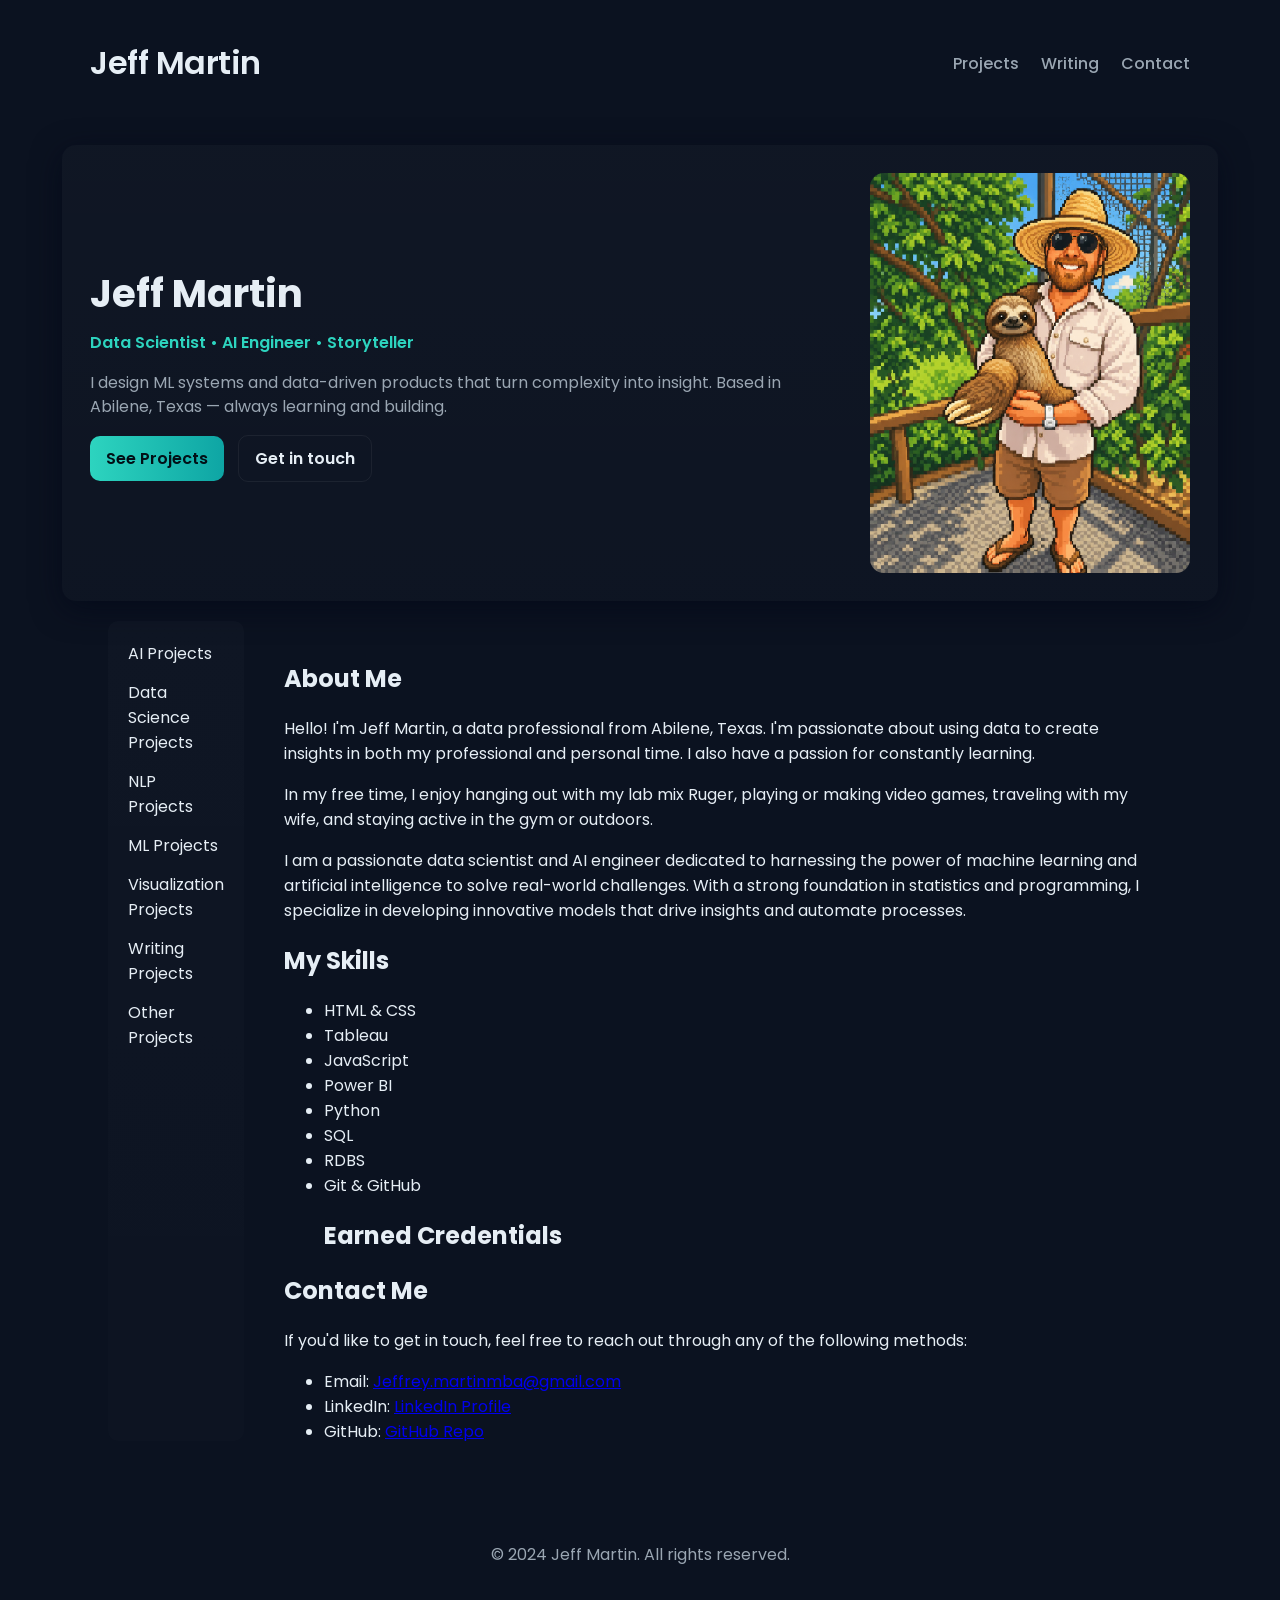
<file: index.html>
<!DOCTYPE html>
<html lang="en">
<head>
    <meta charset="UTF-8">
    <meta name="viewport" content="width=device-width, initial-scale=1.0">
    <title>Jeff Martin — Portfolio</title>
    <meta name="theme-color" content="#0b1220" />
    <meta property="og:title" content="Jeff Martin — Data Scientist & AI Engineer" />
    <meta property="og:description" content="Jeff Martin — data scientist, AI engineer, and storyteller. Explore projects, writing, and contact information." />
    <link href="https://fonts.googleapis.com/css2?family=Poppins:wght@300;400;600;700&display=swap" rel="stylesheet">
    <link rel="stylesheet" href="style.css">
</head>
<body>
    <header class="site-header">
        <div class="nav-inner">
            <h1 class="site-title">Jeff Martin</h1>
            <nav class="top-nav">
                <a href="ai_projects.html">Projects</a>
                <a href="writ_projects.html">Writing</a>
                <a href="#contact">Contact</a>
            </nav>
        </div>
    </header>

    <section class="hero">
        <div class="hero-content">
            <h2>Jeff Martin</h2>
            <p class="subtitle">Data Scientist • AI Engineer • Storyteller</p>
            <p class="lead">I design ML systems and data-driven products that turn complexity into insight. Based in Abilene, Texas — always learning and building.</p>
            <div class="hero-ctas">
                <a class="btn btn-primary" href="ai_projects.html">See Projects</a>
                <a class="btn btn-outline" href="#contact">Get in touch</a>
            </div>
        </div>
        <div class="hero-image">
            <img src="assets/jeff sloth.jpg" alt="Jeff Martin" />
        </div>
    </section>
    <div class="container">
        <aside class="sidebar">
            <nav>
                <ul>
                    <li><a href="ai_projects.html">AI Projects</a></li>
                    <li><a href="data_projects.html">Data Science Projects</a></li>
                    <li><a href="nlp_projects.html">NLP Projects</a></li>
                    <li><a href="ml_projects.html">ML Projects</a></li>
                    <li><a href="viz_projects.html">Visualization Projects</a></li>
                    <li><a href="writ_projects.html">Writing Projects</a></li>
                    <li><a href="other_projects.html">Other Projects</a></li>
                </ul>
            </nav>
        </aside>
        <main class="main-content">
            <section id="about">
                <h2>About Me</h2>
                <p>Hello! I'm Jeff Martin, a data professional from Abilene, Texas. I'm passionate about using data to create insights in both my professional and personal time. I also have a passion for constantly learning.</p>
                <p>In my free time, I enjoy hanging out with my lab mix Ruger, playing or making video games, traveling with my wife, and staying active in the gym or outdoors.</p>
                <p>I am a passionate data scientist and AI engineer dedicated to harnessing the power of machine learning and artificial intelligence to solve real-world challenges. With a strong foundation in statistics and programming, I specialize in developing innovative models that drive insights and automate processes.</p>
            </section>
            <section id="skills">
                <h2>My Skills</h2>
                <ul>
                    <li>HTML & CSS</li>
                    <li>Tableau</li>
                    <li>JavaScript</li>
                    <li>Power BI</li>
                    <li>Python</li>
                    <li>SQL</li>
                    <li>RDBS</li>
                    <li>Git & GitHub</li>
                </ul>
                <ul>
                    <h2>Earned Credentials</h2>
                    <ul>
                        <div data-iframe-width="150" data-iframe-height="270" data-share-badge-id="54cf25b7-a34e-42d4-bec9-5d485d39ff89" data-share-badge-host="https://www.credly.com"></div><script type="text/javascript" async src="//cdn.credly.com/assets/utilities/embed.js"></script>
                        <div data-iframe-width="150" data-iframe-height="270" data-share-badge-id="8056a64e-cec1-444d-a103-bc94b62eb264" data-share-badge-host="https://www.credly.com"></div><script type="text/javascript" async src="//cdn.credly.com/assets/utilities/embed.js"></script>
                    </ul>
                    <ul>
                        <div data-iframe-width="150" data-iframe-height="270" data-share-badge-id="1244ade0-0db5-44bb-a123-beffbc4db6ba" data-share-badge-host="https://www.credly.com"></div><script type="text/javascript" async src="//cdn.credly.com/assets/utilities/embed.js"></script>
                        <div data-iframe-width="150" data-iframe-height="270" data-share-badge-id="dfc034c8-2e97-4c2d-a9fe-11256b25e905" data-share-badge-host="https://www.credly.com"></div><script type="text/javascript" async src="//cdn.credly.com/assets/utilities/embed.js"></script>
                        <div data-iframe-width="150" data-iframe-height="270" data-share-badge-id="3cc65a2d-4e83-47f6-9e61-5c2924fd3d9d" data-share-badge-host="https://www.credly.com"></div><script type="text/javascript" async src="//cdn.credly.com/assets/utilities/embed.js"></script>
                        <div data-iframe-width="150" data-iframe-height="270" data-share-badge-id="8fedbb81-3d7a-46a0-8613-4669fbe580ce" data-share-badge-host="https://www.credly.com"></div><script type="text/javascript" async src="//cdn.credly.com/assets/utilities/embed.js"></script>
                    </ul>
                </ul>
            </section>
            <section id="contact">
                <h2>Contact Me</h2>
                <p>If you'd like to get in touch, feel free to reach out through any of the following methods:</p>
                <ul>
                    <li>Email: <a href="mailto:jeffrey.martinmba@gmail.com">Jeffrey.martinmba@gmail.com</a></li>
                    <li>LinkedIn: <a href="https://www.linkedin.com/in/jeffrey-martin-mba-4216005b/" target="_blank">LinkedIn Profile</a></li>
                    <li>GitHub: <a href="https://github.com/Jmartin524" target="_blank">GitHub Repo</a></li>
                </ul>
            </section>
        </main>
    </div>
    <footer>
        <p>&copy; 2024 Jeff Martin. All rights reserved.</p>
    </footer>
</body>
</html>
</file>
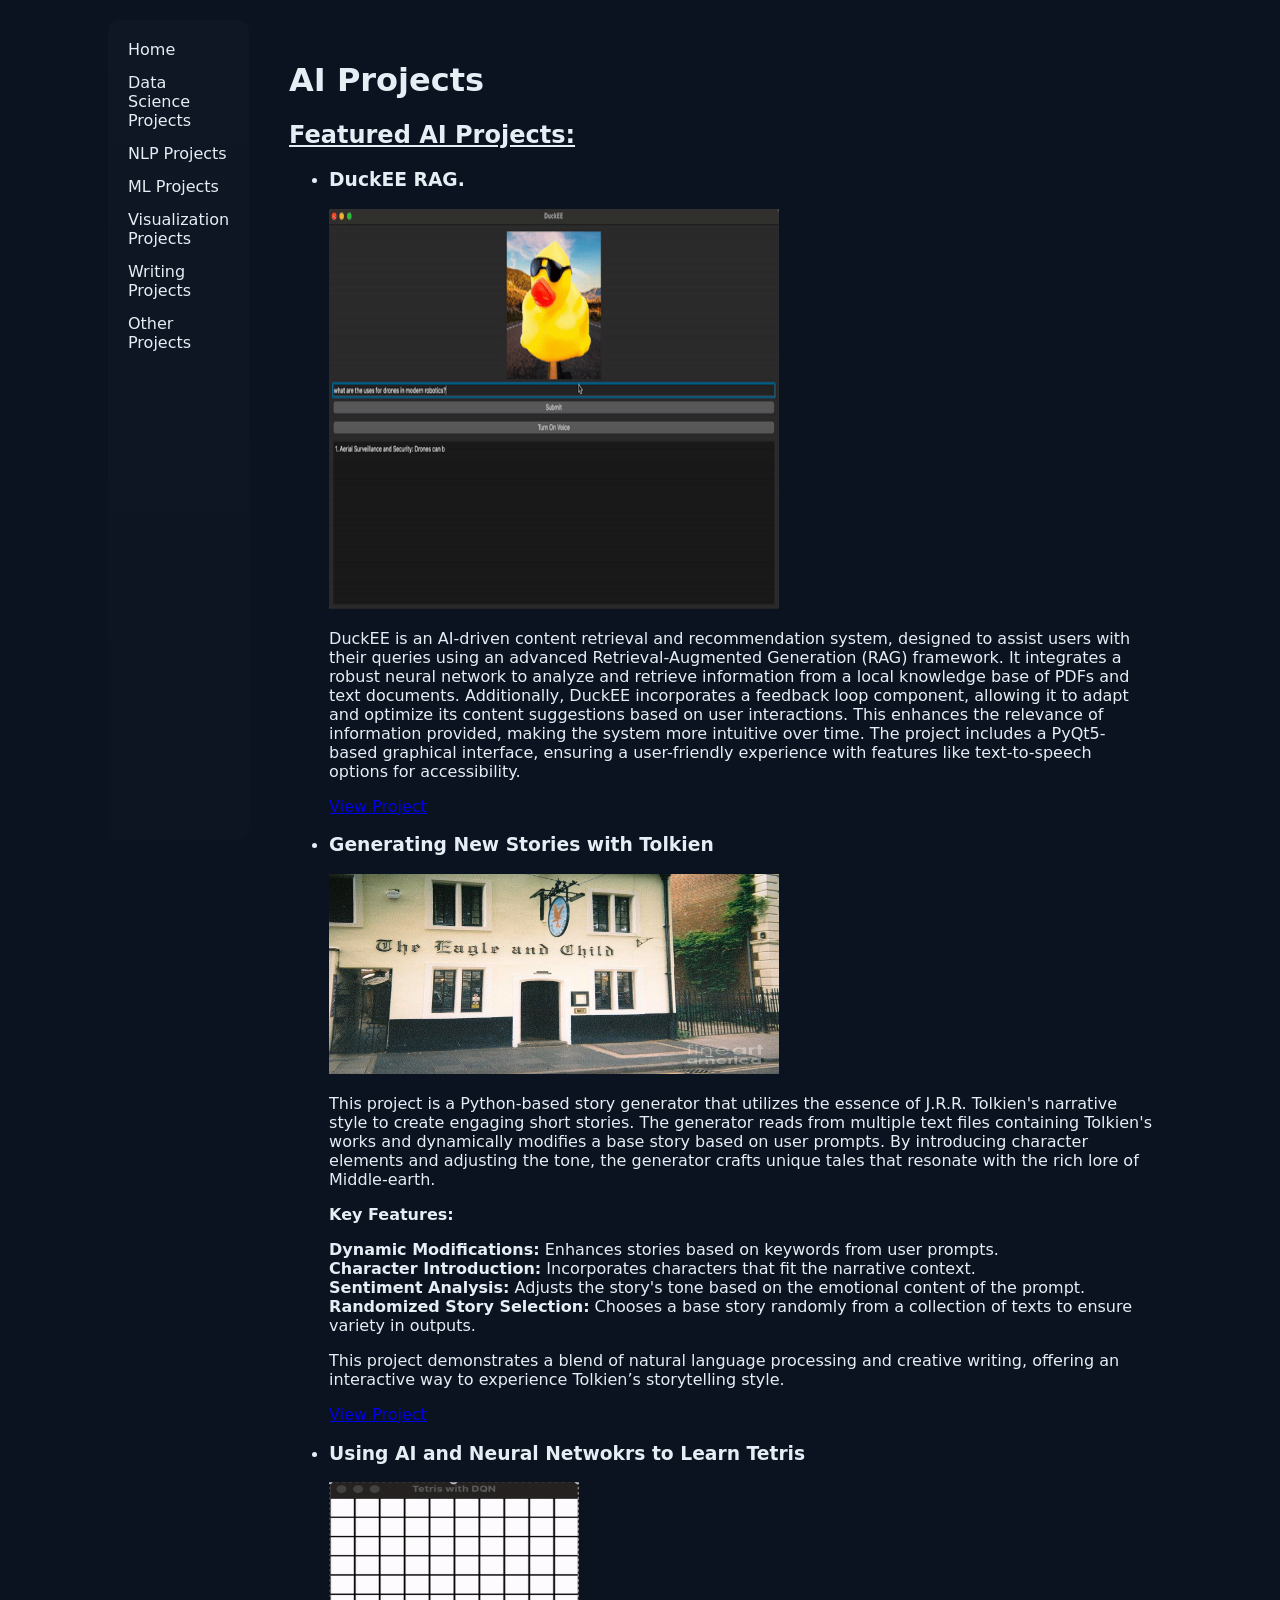
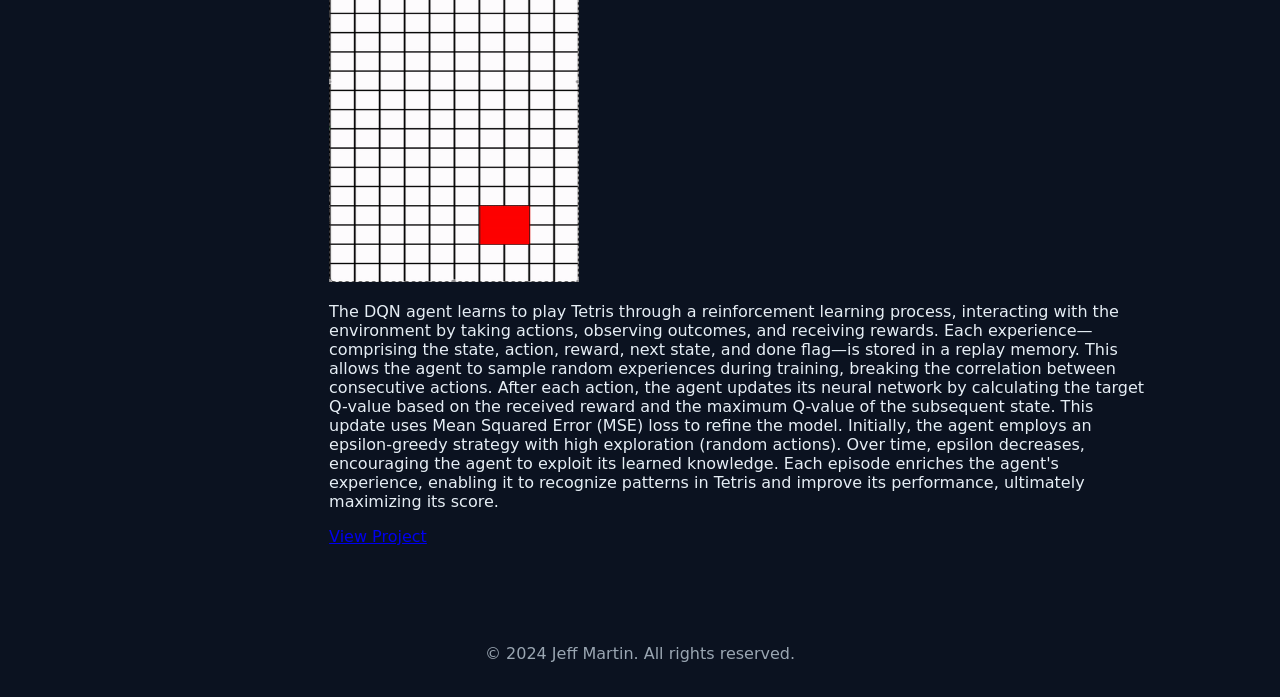
<file: ai_projects.html>
<!DOCTYPE html>
<html lang="en">
<head>
    <meta charset="UTF-8">
    <meta name="viewport" content="width=device-width, initial-scale=1.0">
    <title>AI Projects</title>
    <link rel="stylesheet" href="style.css"> 
</head>
<body>
    <div class="container">
        <aside class="sidebar">
            <nav>
                <ul>
                    <li><a href="index.html">Home</a></li>
                    <li><a href="data_projects.html">Data Science Projects</a></li>
                    <li><a href="nlp_projects.html">NLP Projects</a></li>
                    <li><a href="ml_projects.html">ML Projects</a></li>
                    <li><a href="viz_projects.html">Visualization Projects</a></li>
                    <li><a href="writ_projects.html">Writing Projects</a></li>
                    <li><a href="other_projects.html">Other Projects</a></li>
                </ul>
            </nav>
        </aside>

        <main class="main-content">
            <header>
                <h1>AI Projects</h1>
            </header>

            <section id="ai-projects">
                <h2 style="text-decoration: underline;">Featured AI Projects:</h2>
                <ul>
                    <li>
                        <h3>DuckEE RAG.</h3>
                        <img src="assets/Duckee.gif" alt="Your Name" style="width: 450px; height: 400px;" />
                        <p>DuckEE is an AI-driven content retrieval and recommendation system, designed to assist users with their queries using an advanced Retrieval-Augmented Generation (RAG) framework. It integrates a robust neural network to analyze and retrieve information from a local knowledge base of PDFs and text documents. Additionally, DuckEE incorporates a feedback loop component, allowing it to adapt and optimize its content suggestions based on user interactions. This enhances the relevance of information provided, making the system more intuitive over time. The project includes a PyQt5-based graphical interface, ensuring a user-friendly experience with features like text-to-speech options for accessibility.</p>
                        <a href="https://github.com/Jmartin524/DuckEE" target="_blank">View Project</a>
                    </li>
                    <li>
                        <h3>Generating New Stories with Tolkien</h3>
                        <img src="assets/pub.jpg" alt="Your Name" style="width: 450px; height: 200px;" />
                        <p>
                            This project is a Python-based story generator that utilizes the essence of J.R.R. Tolkien's narrative style to create engaging short stories. The generator reads from multiple text files containing Tolkien's works and dynamically modifies a base story based on user prompts. By introducing character elements and adjusting the tone, the generator crafts unique tales that resonate with the rich lore of Middle-earth.
                        </p>
                        
                        <p><strong>Key Features:</strong></p>
                        
                        <p>
                            <strong>Dynamic Modifications:</strong> Enhances stories based on keywords from user prompts.<br>
                            <strong>Character Introduction:</strong> Incorporates characters that fit the narrative context.<br>
                            <strong>Sentiment Analysis:</strong> Adjusts the story's tone based on the emotional content of the prompt.<br>
                            <strong>Randomized Story Selection:</strong> Chooses a base story randomly from a collection of texts to ensure variety in outputs.
                        </p>
                        
                        <p>
                            This project demonstrates a blend of natural language processing and creative writing, offering an interactive way to experience Tolkien’s storytelling style.
                        </p>
                        
                        <a href="https://www.kaggle.com/code/jeffmartinmba/story-generator-based-on-tolkien" target="_blank">View Project</a>
                    </li>
                    <li>
                        <h3>Using AI and Neural Netwokrs to Learn Tetris</h3>
                        <img src="assets/TetrisDQN-ezgif.com-resize.gif" alt="Your Name" style="width: 250px; height: 400px;" />
                        <p>The DQN agent learns to play Tetris through a reinforcement learning process, interacting with the environment by taking actions, observing outcomes, and receiving rewards. Each experience—comprising the state, action, reward, next state, and done flag—is stored in a replay memory. This allows the agent to sample random experiences during training, breaking the correlation between consecutive actions.

                            After each action, the agent updates its neural network by calculating the target Q-value based on the received reward and the maximum Q-value of the subsequent state. This update uses Mean Squared Error (MSE) loss to refine the model.
                            
                            Initially, the agent employs an epsilon-greedy strategy with high exploration (random actions). Over time, epsilon decreases, encouraging the agent to exploit its learned knowledge. Each episode enriches the agent's experience, enabling it to recognize patterns in Tetris and improve its performance, ultimately maximizing its score.</p>
                        <a href="https://github.com/Jmartin524/DQN_Tetris" target="_blank">View Project</a>
                    </li>
                </ul>
            </section>
        </main>
    </div>

    <footer>
        <p>&copy; 2024 Jeff Martin. All rights reserved.</p>
    </footer>
</body>
</html>
</file>
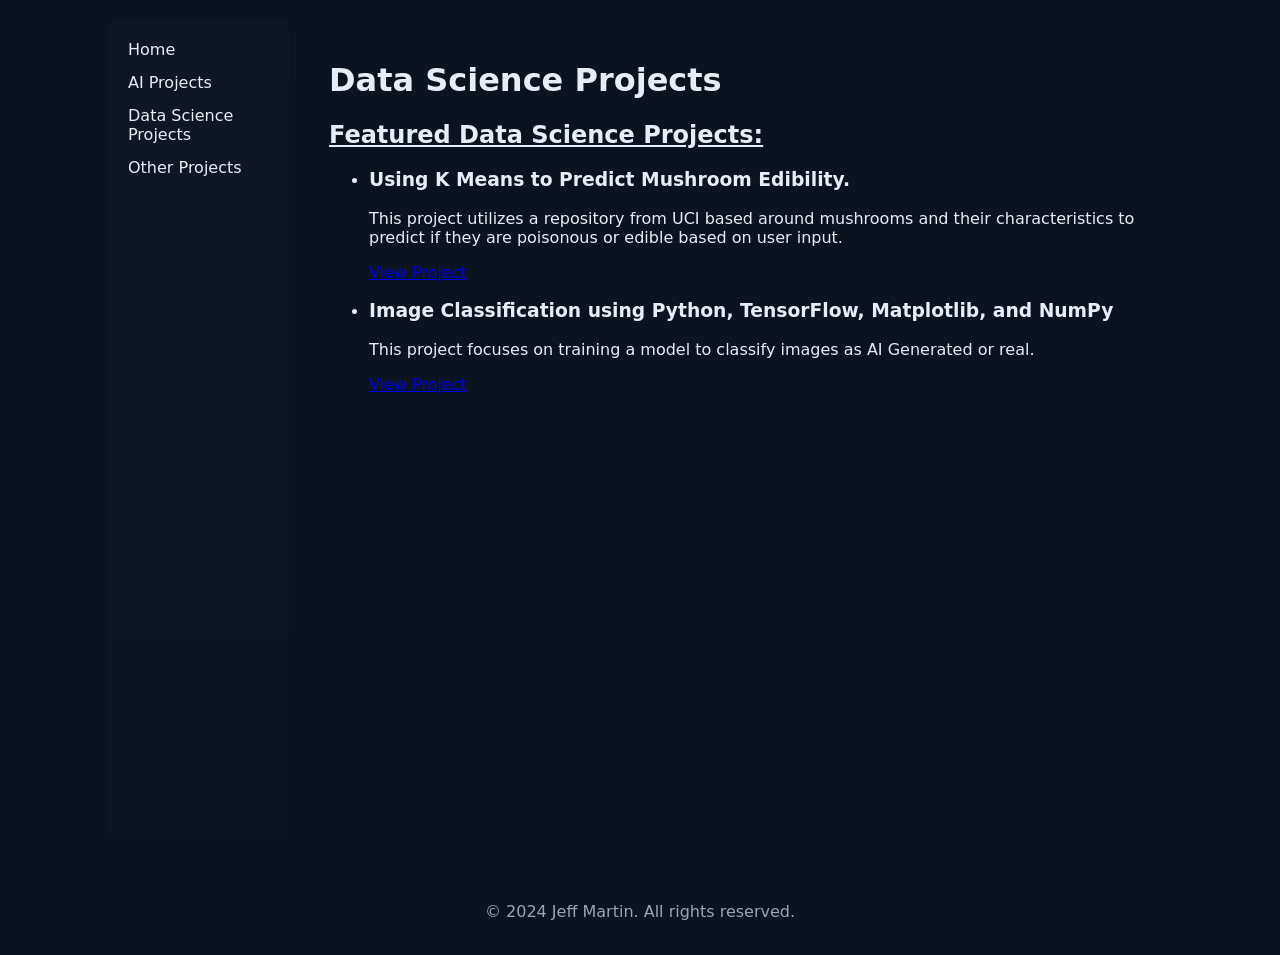
<file: data_projects.html>
<!DOCTYPE html>
<html lang="en">
<head>
    <meta charset="UTF-8">
    <meta name="viewport" content="width=device-width, initial-scale=1.0">
    <title>Data Science Projects</title>
    <link rel="stylesheet" href="style.css"> 
</head>
<body>
    <div class="container">
        <aside class="sidebar">
            <nav>
                <ul>
                    <li><a href="index.html">Home</a></li>
                    <li><a href="ai_projects.html">AI Projects</a></li>
                    <li><a href="data_projects.html">Data Science Projects</a></li>
                    <li><a href="other_projects.html">Other Projects</a></li>
                </ul>
            </nav>
        </aside>

        <main class="main-content">
            <header>
                <h1>Data Science Projects</h1>
            </header>

            <section id="data-projects">
                <h2 style="text-decoration: underline;">Featured Data Science Projects:</h2>
                <ul>
                    <li>
                        <h3>Using K Means to Predict Mushroom Edibility.</h3>
                        <p>This project utilizes a repository from UCI based around mushrooms and their characteristics to predict if they are poisonous or edible based on user input.</p>
                        <a href="https://www.kaggle.com/code/jeffmartinmba/k-nearest-neighbor-mushroom-edibility" target="_blank">View Project</a>
                    </li>
                    <li>
                        <h3>Image Classification using Python, TensorFlow, Matplotlib, and NumPy</h3>
                        <p>This project focuses on training a model to classify images as AI Generated or real.</p>
                        <a href="https://www.kaggle.com/code/jeffmartinmba/ai-image-identification-model" target="_blank">View Project</a>
                    </li>
                </ul>
            </section>
        </main>
    </div>

    <footer>
        <p>&copy; 2024 Jeff Martin. All rights reserved.</p>
    </footer>
</body>
</html>
</file>
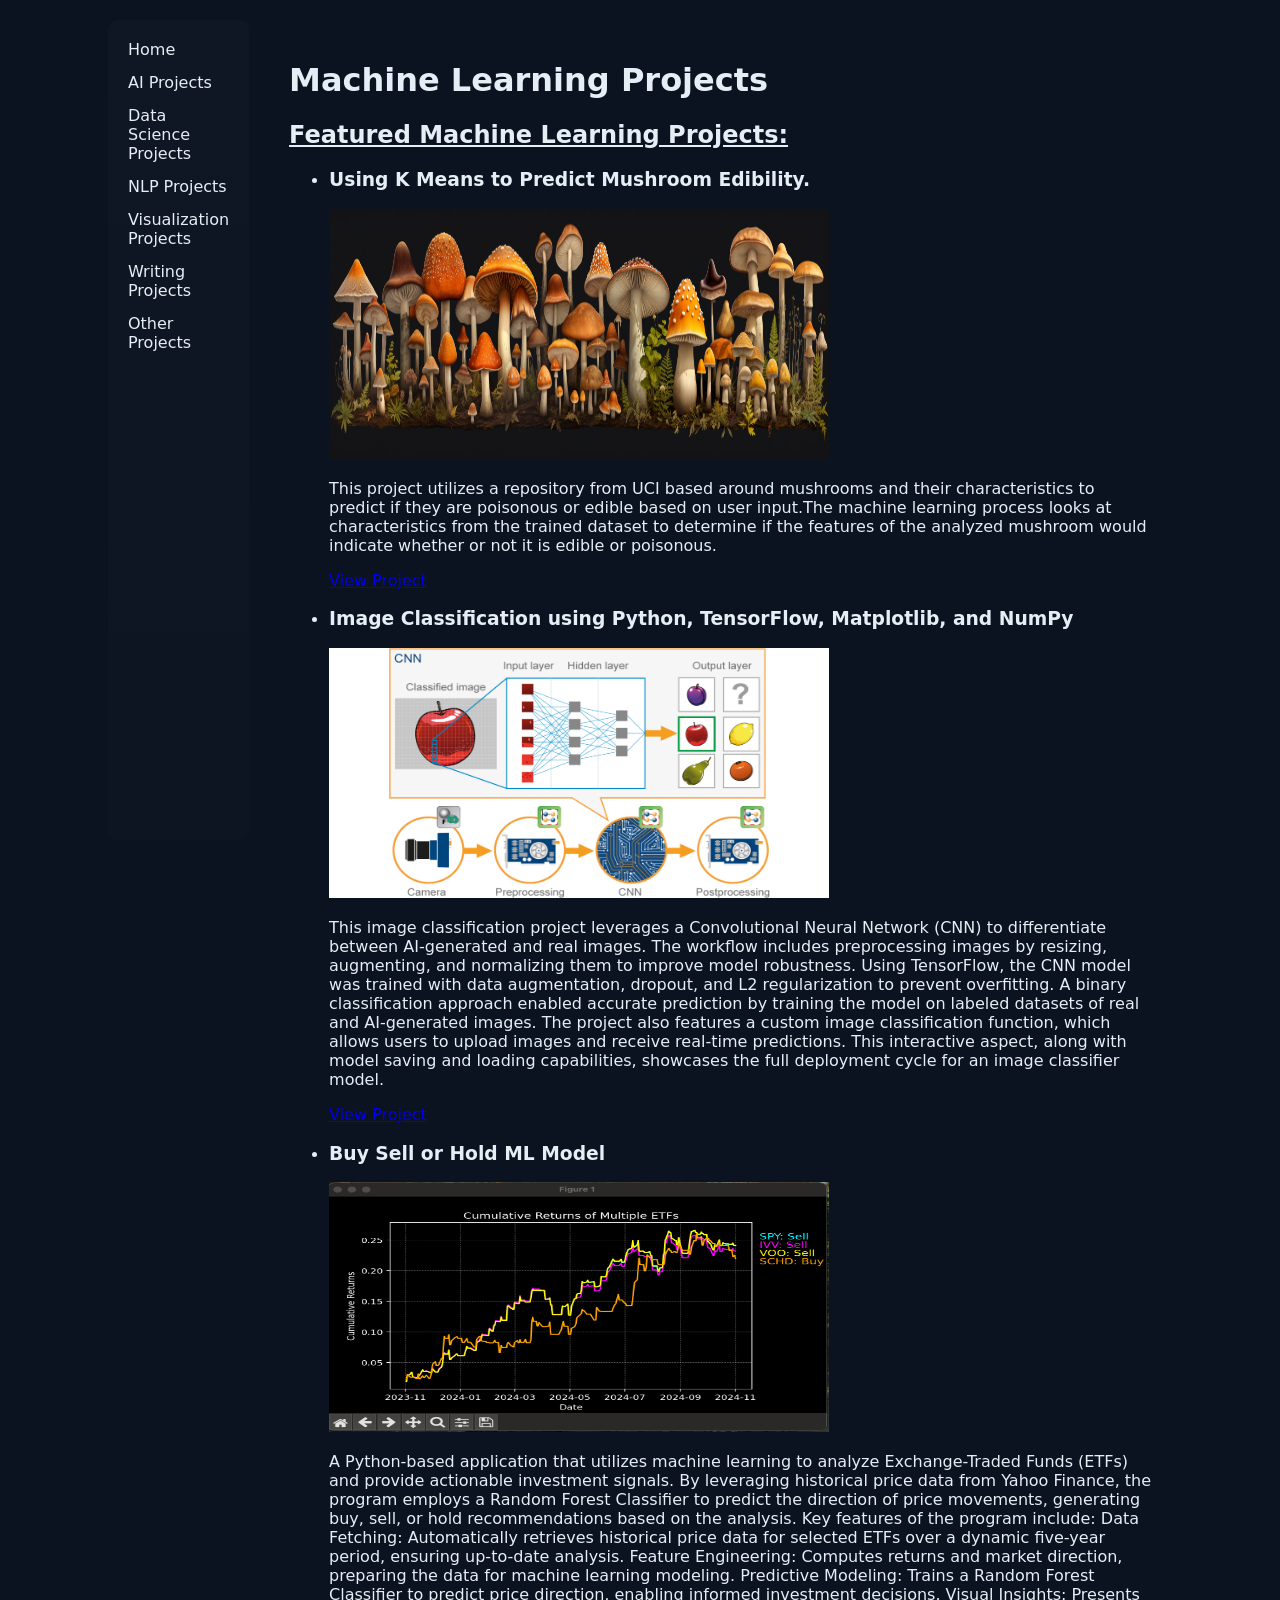
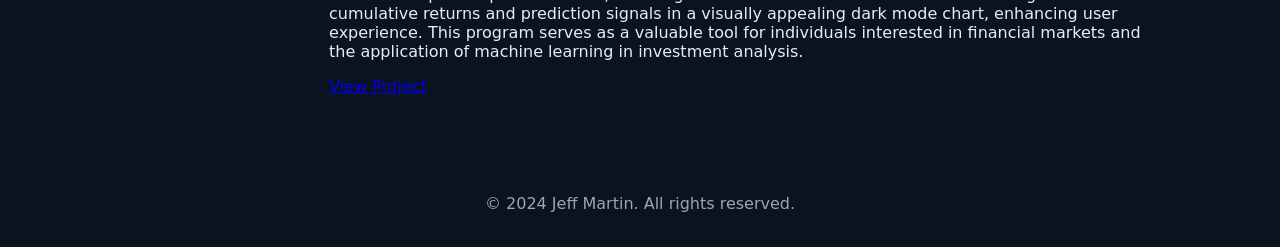
<file: ml_projects.html>
<!DOCTYPE html>
<html lang="en">
<head>
    <meta charset="UTF-8">
    <meta name="viewport" content="width=device-width, initial-scale=1.0">
    <title>Data Science Projects</title>
    <link rel="stylesheet" href="style.css"> 
</head>
<body>
    <div class="container">
        <aside class="sidebar">
            <nav>
                <ul>
                    <li><a href="index.html">Home</a></li>
                    <li><a href="ai_projects.html">AI Projects</a></li>
                    <li><a href="data_projects.html">Data Science Projects</a></li>
                    <li><a href="nlp_projects.html">NLP Projects</a></li>
                    <li><a href="viz_projects.html">Visualization Projects</a></li>
                    <li><a href="writ_projects.html">Writing Projects</a></li>
                    <li><a href="other_projects.html">Other Projects</a></li>
                </ul>
            </nav>
        </aside>

        <main class="main-content">
            <header>
                <h1>Machine Learning Projects</h1>
            </header>

            <section id="ml-projects">
                <h2 style="text-decoration: underline;">Featured Machine Learning Projects:</h2>
                <ul>
                    <li>
                        <h3>Using K Means to Predict Mushroom Edibility.</h3>
                        <img src="assets/mushrooms-0015-2176x544.jpg" alt="Your Name" style="width: 500px; height: 250px;" />
                        <p>This project utilizes a repository from UCI based around mushrooms and their characteristics to predict if they are poisonous or edible based on user input.The machine learning process looks at characteristics from the trained dataset to determine if the features of the analyzed mushroom would indicate whether or not it is edible or poisonous.</p>
                        <a href="https://www.kaggle.com/code/jeffmartinmba/k-nearest-neighbor-mushroom-edibility" target="_blank">View Project</a>
                    </li>
                    <li>
                        <h3>Image Classification using Python, TensorFlow, Matplotlib, and NumPy</h3>
                        <img src="assets/image classification.png" alt="Your Name" style="width: 500px; height: 250px;" />
                        <p>This image classification project leverages a Convolutional Neural Network (CNN) to differentiate between AI-generated and real images. The workflow includes preprocessing images by resizing, augmenting, and normalizing them to improve model robustness. Using TensorFlow, the CNN model was trained with data augmentation, dropout, and L2 regularization to prevent overfitting. A binary classification approach enabled accurate prediction by training the model on labeled datasets of real and AI-generated images. The project also features a custom image classification function, which allows users to upload images and receive real-time predictions. This interactive aspect, along with model saving and loading capabilities, showcases the full deployment cycle for an image classifier model.</p>
                        <a href="https://www.kaggle.com/code/jeffmartinmba/ai-image-identification-model" target="_blank">View Project</a>
                    </li>
                    <li>
                        <h3>Buy Sell or Hold ML Model</h3>
                        <img src="assets/trade_img.png" alt="Your Name" style="width: 500px; height: 250px;" />
                        <p>A Python-based application that utilizes machine learning to analyze Exchange-Traded Funds (ETFs) and provide actionable investment signals. By leveraging historical price data from Yahoo Finance, the program employs a Random Forest Classifier to predict the direction of price movements, generating buy, sell, or hold recommendations based on the analysis.

                            Key features of the program include:
                            
                            Data Fetching: Automatically retrieves historical price data for selected ETFs over a dynamic five-year period, ensuring up-to-date analysis.
                            Feature Engineering: Computes returns and market direction, preparing the data for machine learning modeling.
                            Predictive Modeling: Trains a Random Forest Classifier to predict price direction, enabling informed investment decisions.
                            Visual Insights: Presents cumulative returns and prediction signals in a visually appealing dark mode chart, enhancing user experience.
                            This program serves as a valuable tool for individuals interested in financial markets and the application of machine learning in investment analysis.</p>
                        <a href="https://github.com/Jmartin524/ML_Trader" target="_blank">View Project</a>
                    </li>
                </ul>
            </section>
        </main>
    </div>

    <footer>
        <p>&copy; 2024 Jeff Martin. All rights reserved.</p>
    </footer>
</body>
</html>
</file>
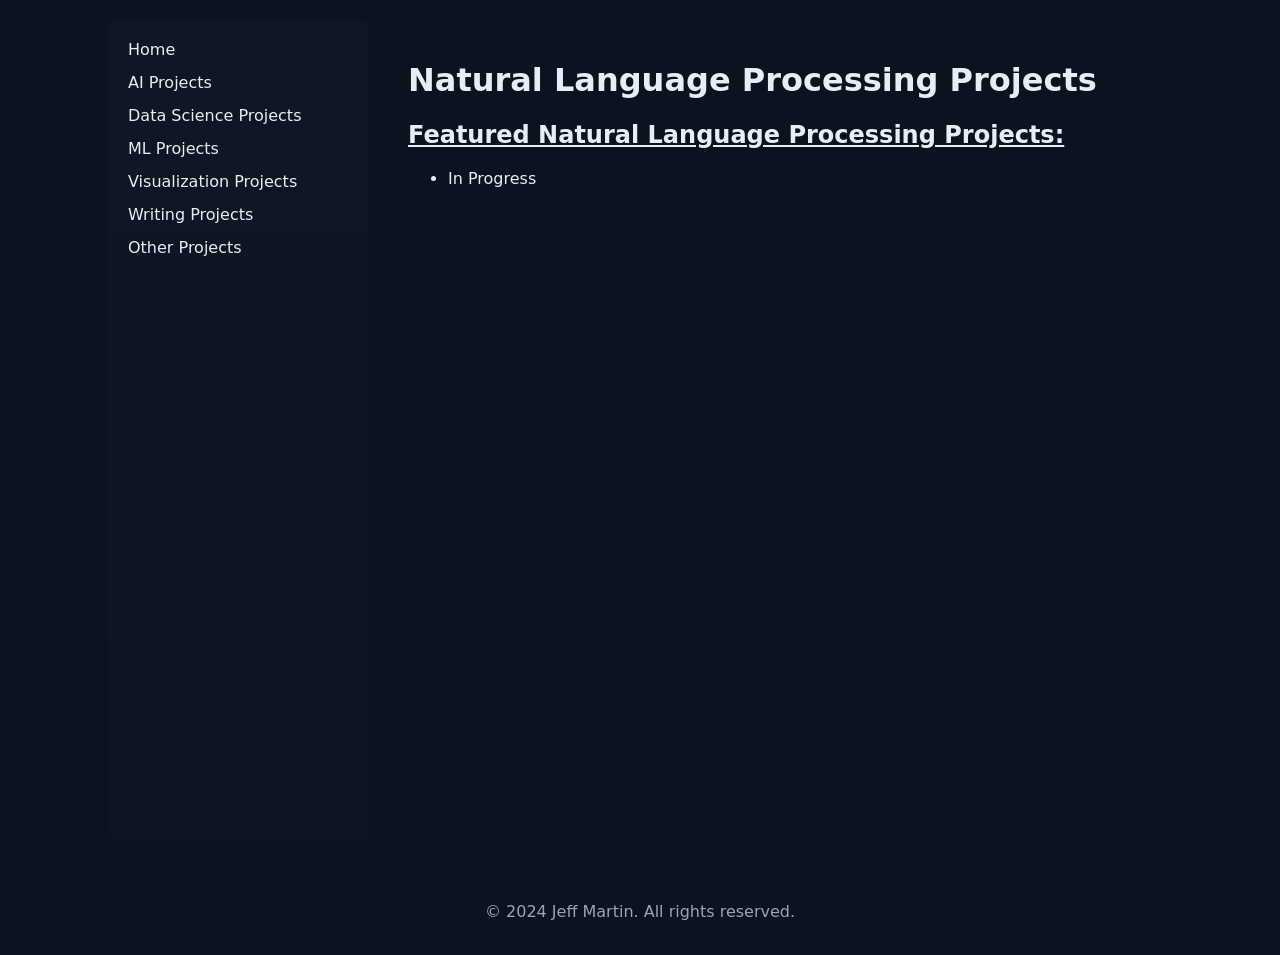
<file: nlp_projects.html>
<!DOCTYPE html>
<html lang="en">
<head>
    <meta charset="UTF-8">
    <meta name="viewport" content="width=device-width, initial-scale=1.0">
    <title>Natural Language Processing Projects</title>
    <link rel="stylesheet" href="style.css"> 
</head>
<body>
    <div class="container">
        <aside class="sidebar">
            <nav>
                <ul>
                    <li><a href="index.html">Home</a></li>
                    <li><a href="ai_projects.html">AI Projects</a></li>
                    <li><a href="data_projects.html">Data Science Projects</a></li>
                    <li><a href="ml_projects.html">ML Projects</a></li>
                    <li><a href="viz_projects.html">Visualization Projects</a></li>
                    <li><a href="writ_projects.html">Writing Projects</a></li>
                    <li><a href="other_projects.html">Other Projects</a></li>
                </ul>
            </nav>
        </aside>
        <main class="main-content">
            <header>
                <h1>Natural Language Processing Projects</h1>
            </header>

            <section id="nlp-projects">
                <h2 style="text-decoration: underline;">Featured Natural Language Processing Projects:</h2>
                <ul>
                    <li>
                        In Progress
                    </li>
                </ul>
            </section>
        </main>
    </div>

    <footer>
        <p>&copy; 2024 Jeff Martin. All rights reserved.</p>
    </footer>
</body>
</html>
</file>
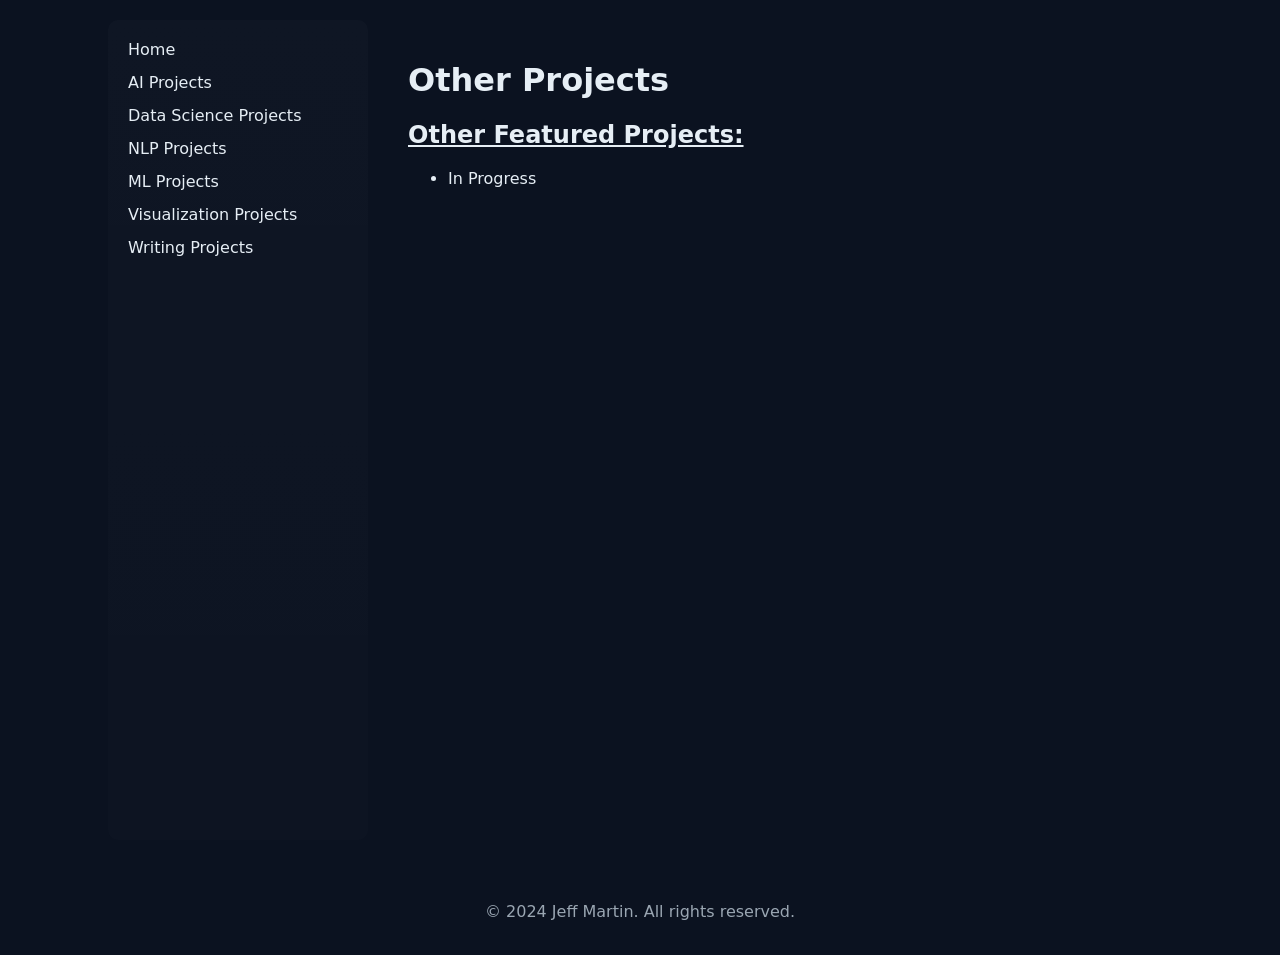
<file: other_projects.html>
<!DOCTYPE html>
<html lang="en">
<head>
    <meta charset="UTF-8">
    <meta name="viewport" content="width=device-width, initial-scale=1.0">
    <title>Other Projects</title>
    <link rel="stylesheet" href="style.css"> 
</head>
<body>
    <div class="container">
        <aside class="sidebar">
            <nav>
                <ul>
                    <li><a href="index.html">Home</a></li>
                    <li><a href="ai_projects.html">AI Projects</a></li>
                    <li><a href="data_projects.html">Data Science Projects</a></li>
                    <li><a href="nlp_projects.html">NLP Projects</a></li>
                    <li><a href="ml_projects.html">ML Projects</a></li>
                    <li><a href="viz_projects.html">Visualization Projects</a></li>
                    <li><a href="writ_projects.html">Writing Projects</a></li>
                </ul>
            </nav>
        </aside>

        <main class="main-content">
            <header>
                <h1>Other Projects</h1>
            </header>

            <section id="other-projects">
                <h2 style="text-decoration: underline;">Other Featured Projects:</h2>
                <ul>
                    <li>
                        In Progress
                    </li>
                </ul>
            </section>
        </main>
    </div>

    <footer>
        <p>&copy; 2024 Jeff Martin. All rights reserved.</p>
    </footer>
</body>
</html>
</file>
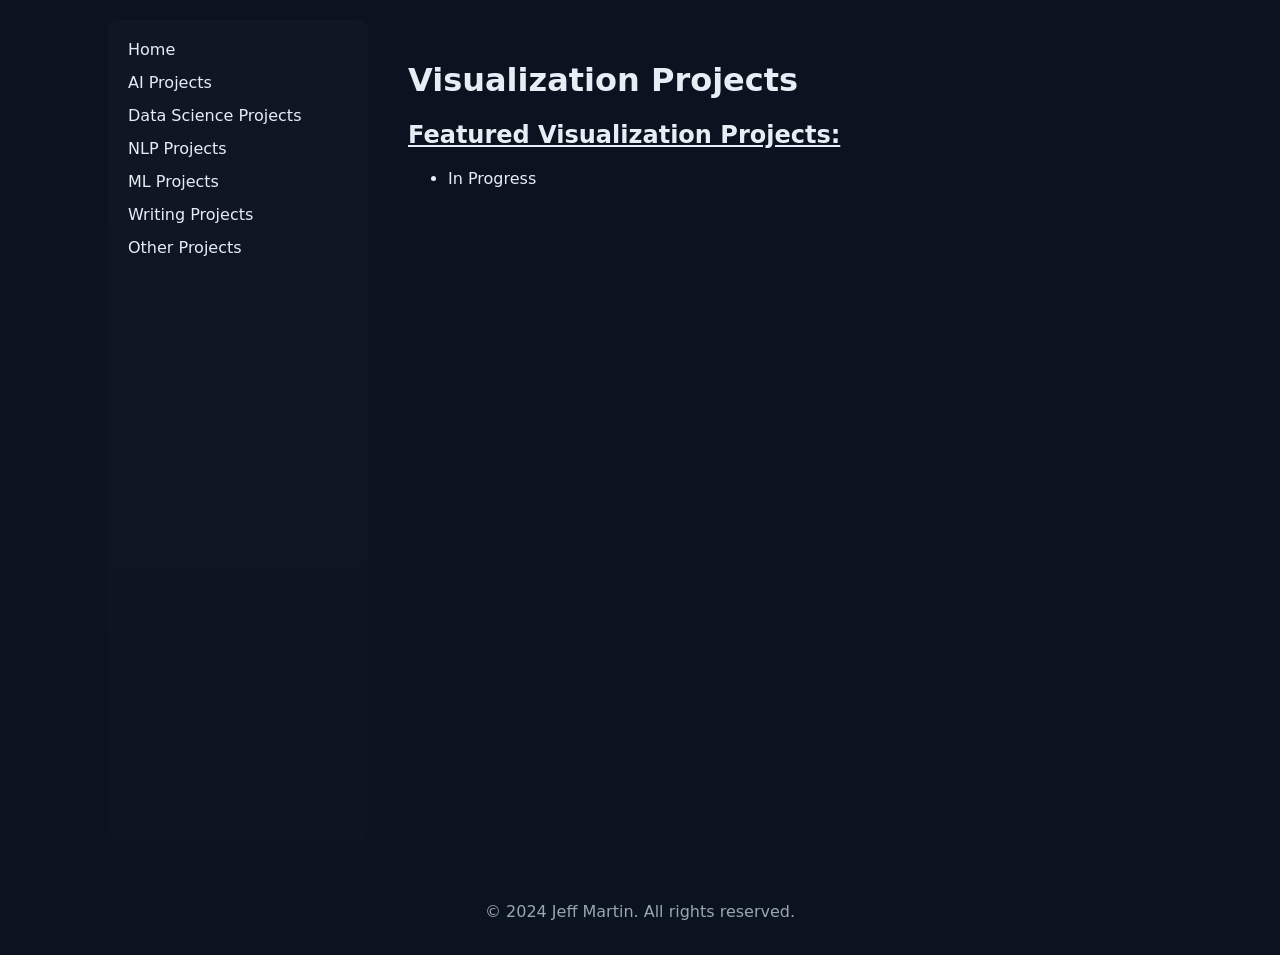
<file: viz_projects.html>
<!DOCTYPE html>
<html lang="en">
<head>
    <meta charset="UTF-8">
    <meta name="viewport" content="width=device-width, initial-scale=1.0">
    <title>Data Science Projects</title>
    <link rel="stylesheet" href="style.css"> 
</head>
<body>
    <div class="container">
        <aside class="sidebar">
            <nav>
                <ul>
                    <li><a href="index.html">Home</a></li>
                    <li><a href="ai_projects.html">AI Projects</a></li>
                    <li><a href="data_projects.html">Data Science Projects</a></li>
                    <li><a href="nlp_projects.html">NLP Projects</a></li>
                    <li><a href="ml_projects.html">ML Projects</a></li>
                    <li><a href="writ_projects.html">Writing Projects</a></li>
                    <li><a href="other_projects.html">Other Projects</a></li>
                </ul>
            </nav>
        </aside>

        <main class="main-content">
            <header>
                <h1>Visualization Projects</h1>
            </header>

            <section id="viz-projects">
                <h2 style="text-decoration: underline;">Featured Visualization Projects:</h2>
                <ul>
                    <li>
                        In Progress
                    </li>

                </ul>
            </section>
        </main>
    </div>

    <footer>
        <p>&copy; 2024 Jeff Martin. All rights reserved.</p>
    </footer>
</body>
</html>
</file>
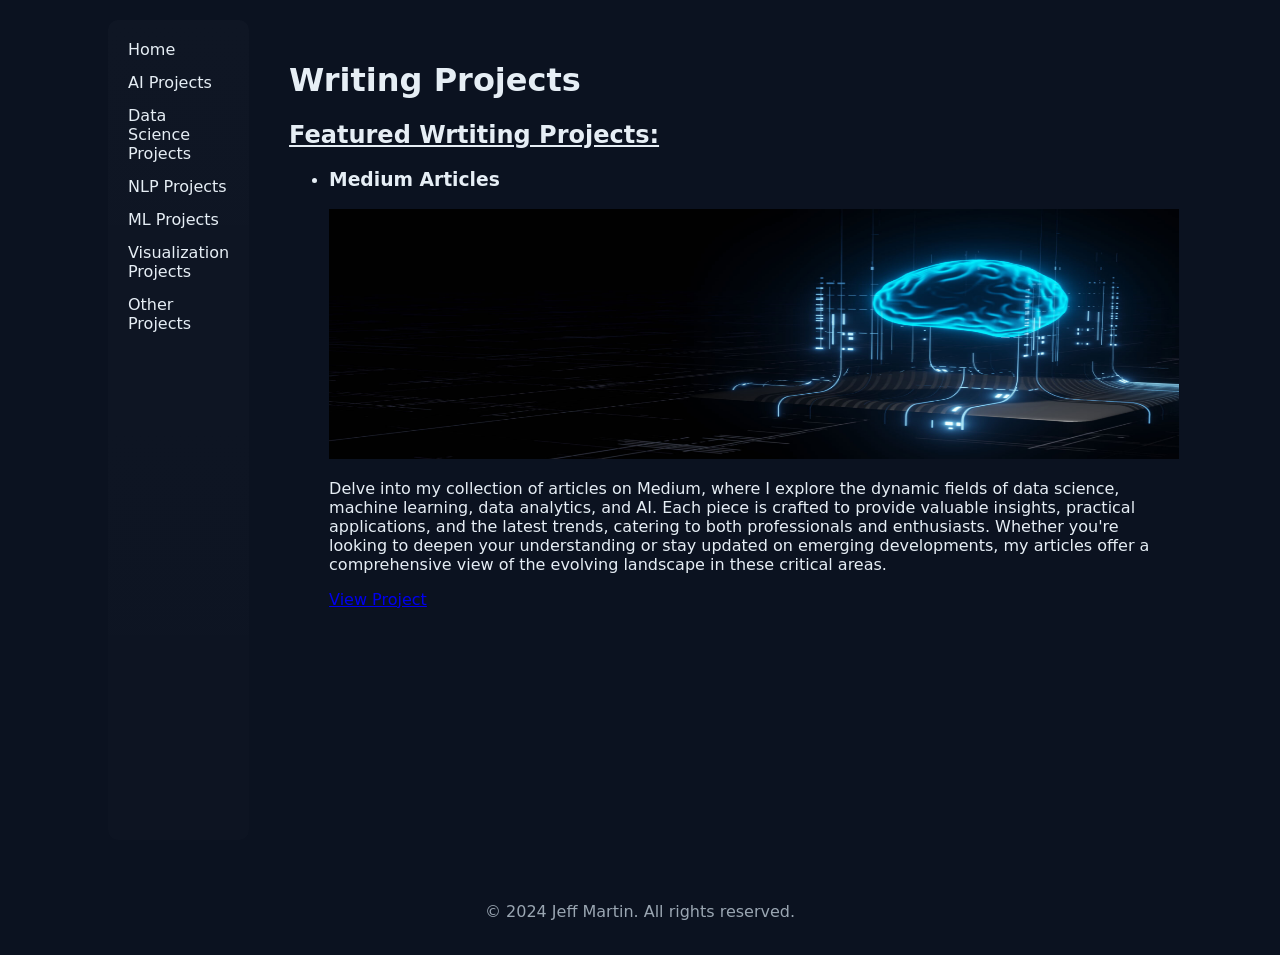
<file: writ_projects.html>
<!DOCTYPE html>
<html lang="en">
<head>
    <meta charset="UTF-8">
    <meta name="viewport" content="width=device-width, initial-scale=1.0">
    <title>Data Science Projects</title>
    <link rel="stylesheet" href="style.css"> 
</head>
<body>
    <div class="container">
        <aside class="sidebar">
            <nav>
                <ul>
                    <li><a href="index.html">Home</a></li>
                    <li><a href="ai_projects.html">AI Projects</a></li>
                    <li><a href="data_projects.html">Data Science Projects</a></li>
                    <li><a href="nlp_projects.html">NLP Projects</a></li>
                    <li><a href="ml_projects.html">ML Projects</a></li>
                    <li><a href="viz_projects.html">Visualization Projects</a></li>
                    <li><a href="other_projects.html">Other Projects</a></li>
                </ul>
            </nav>
        </aside>

        <main class="main-content">
            <header>
                <h1>Writing Projects</h1>
            </header>

            <section id="writ-projects">
                <h2 style="text-decoration: underline;">Featured Wrtiting Projects:</h2>
                <ul>
                    <li>
                        <h3>Medium Articles</h3>
                        <img src="assets/machine_learning.jpg" alt="Your Name" style="width: 850px; height: 250px;" />
                        <p>Delve into my collection of articles on Medium, where I explore the dynamic fields of data science, machine learning, data analytics, and AI. Each piece is crafted to provide valuable insights, practical applications, and the latest trends, catering to both professionals and enthusiasts. Whether you're looking to deepen your understanding or stay updated on emerging developments, my articles offer a comprehensive view of the evolving landscape in these critical areas.</p>
                        <a href="https://medium.com/@jeffrey.martinmba" target="_blank">View Project</a>
                    </li>
                </ul>
            </section>
        </main>
    </div>

    <footer>
        <p>&copy; 2024 Jeff Martin. All rights reserved.</p>
    </footer>
</body>
</html>
</file>
<file: style.css>
:root{
    --bg: #0b1220;
    --card: #0f1724;
    --muted: #9aa6b2;
    --accent: #2dd4bf;
    --accent-2: #0ea5a4;
    --text: #e6eef5;
}

body {
    font-family: 'Poppins', system-ui, -apple-system, 'Segoe UI', Roboto, 'Helvetica Neue', Arial, sans-serif;
    margin: 0;
    padding: 0;
    background-color: var(--bg);
    color: var(--text);
    -webkit-font-smoothing:antialiased;
    -moz-osx-font-smoothing:grayscale;
}

.site-header{
    padding: 18px 22px;
    background: transparent;
}

.nav-inner{
    max-width: 1100px;
    margin: 0 auto;
    display: flex;
    align-items: center;
    justify-content: space-between;
}

.site-title{
    font-weight: 600;
    letter-spacing: -0.5px;
}

.top-nav a{
    color: var(--muted);
    text-decoration: none;
    margin-left: 18px;
    font-weight: 500;
}

.top-nav a:hover{ color: var(--accent); }

.hero{
    max-width: 1100px;
    margin: 18px auto;
    display: grid;
    grid-template-columns: 1fr 320px;
    gap: 28px;
    align-items: center;
    padding: 28px;
    border-radius: 14px;
    background: linear-gradient(180deg, rgba(255,255,255,0.02), rgba(255,255,255,0.01));
    box-shadow: 0 8px 30px rgba(2,6,23,0.6);
}

.hero-content h2{
    font-size: 2.4rem;
    margin: 0 0 8px 0;
}

.subtitle{ color: var(--accent); margin: 0 0 12px 0; font-weight:600 }
.lead{ color: var(--muted); margin-bottom: 16px; line-height:1.5 }

.hero-image img{ width: 100%; max-width: 320px; border-radius: 14px; display:block }

.container{ display:flex; max-width:1100px; margin: 20px auto; gap:20px; padding: 0 18px; box-sizing:border-box }

.sidebar{ width: 260px; background: linear-gradient(180deg, rgba(255,255,255,0.02), rgba(255,255,255,0.01)); color: var(--text); padding: 20px; box-sizing: border-box; position: sticky; top: 20px; height: calc(100vh - 80px); border-radius: 10px }

.sidebar nav ul{ list-style:none; padding:0; margin:0 }
.sidebar nav ul li{ margin-bottom: 14px }
.sidebar nav ul li a{ color: var(--text); text-decoration:none; font-size:1rem }
.sidebar nav ul li a:hover{ color: var(--accent) }

.main-content{ flex-grow:1; padding:20px; box-sizing:border-box; background:transparent }

.btn{ display:inline-block; padding:10px 16px; border-radius:10px; text-decoration:none; font-weight:600 }
.btn-primary{ background: linear-gradient(90deg, var(--accent), var(--accent-2)); color: #021017 }
.btn-outline{ border:1px solid rgba(255,255,255,0.06); color: var(--text); background: transparent; margin-left: 10px }
.btn-primary:hover{ filter:brightness(1.05) }
.btn-outline:hover{ border-color: var(--accent); color: var(--accent) }

footer{ margin-top: 28px; padding: 18px; text-align:center; color:var(--muted) }

@media (max-width: 900px){
    .hero{ grid-template-columns: 1fr; text-align:center }
    .hero-image{ order: -1 }
    .hero-image img{ margin: 12px auto 0 }
    .container{ flex-direction: column; padding: 0 12px }
    .sidebar{ width:100%; height:auto; position:relative; display:flex; justify-content:center; border-radius:10px }
    .sidebar nav ul{ display:flex; gap:12px }
    .sidebar nav ul li{ margin:0 }
}
</file>
